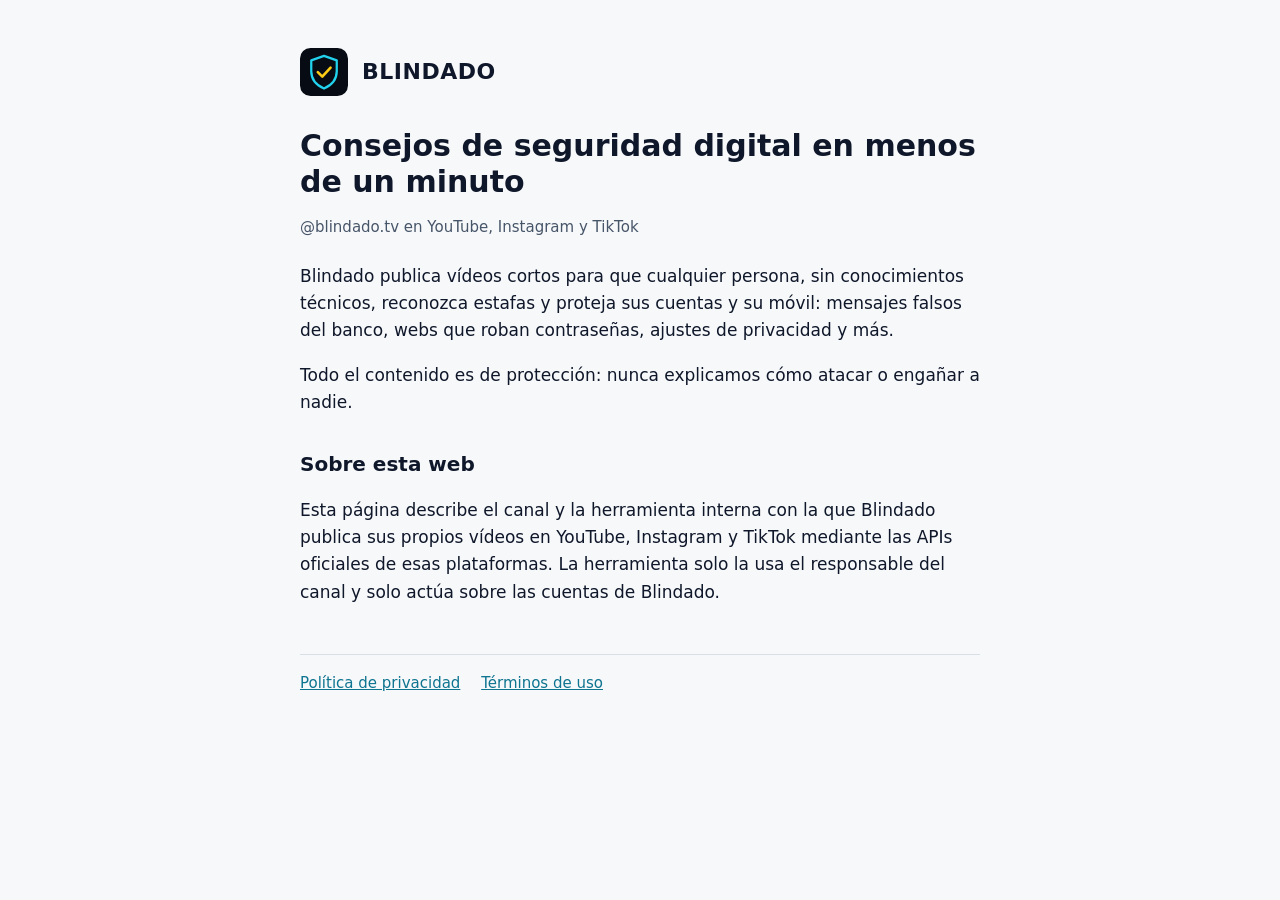
<file: index.html>
<!doctype html>
<html lang="es">
<head>
  <meta charset="utf-8">
  <meta name="viewport" content="width=device-width, initial-scale=1">
  <title>Blindado — consejos de seguridad digital</title>
  <meta name="description" content="Blindado: vídeos cortos con consejos de seguridad digital para cualquier persona.">
  <link rel="icon" href="logo.svg" type="image/svg+xml">
  <link rel="stylesheet" href="estilo.css">
</head>
<body>
<main>
  <header><img src="logo.svg" alt=""><a href="./">BLINDADO</a></header>
  <h1>Consejos de seguridad digital en menos de un minuto</h1>
  <p class="meta">@blindado.tv en YouTube, Instagram y TikTok</p>
  <p>Blindado publica vídeos cortos para que cualquier persona, sin conocimientos técnicos, reconozca estafas y proteja sus cuentas y su móvil: mensajes falsos del banco, webs que roban contraseñas, ajustes de privacidad y más.</p>
  <p>Todo el contenido es de protección: nunca explicamos cómo atacar o engañar a nadie.</p>

  <h2>Sobre esta web</h2>
  <p>Esta página describe el canal y la herramienta interna con la que Blindado publica sus propios vídeos en YouTube, Instagram y TikTok mediante las APIs oficiales de esas plataformas. La herramienta solo la usa el responsable del canal y solo actúa sobre las cuentas de Blindado.</p>

  <footer>
    <a href="privacidad.html">Política de privacidad</a>
    <a href="terminos.html">Términos de uso</a>
  </footer>
</main>
</body>
</html>
</file>
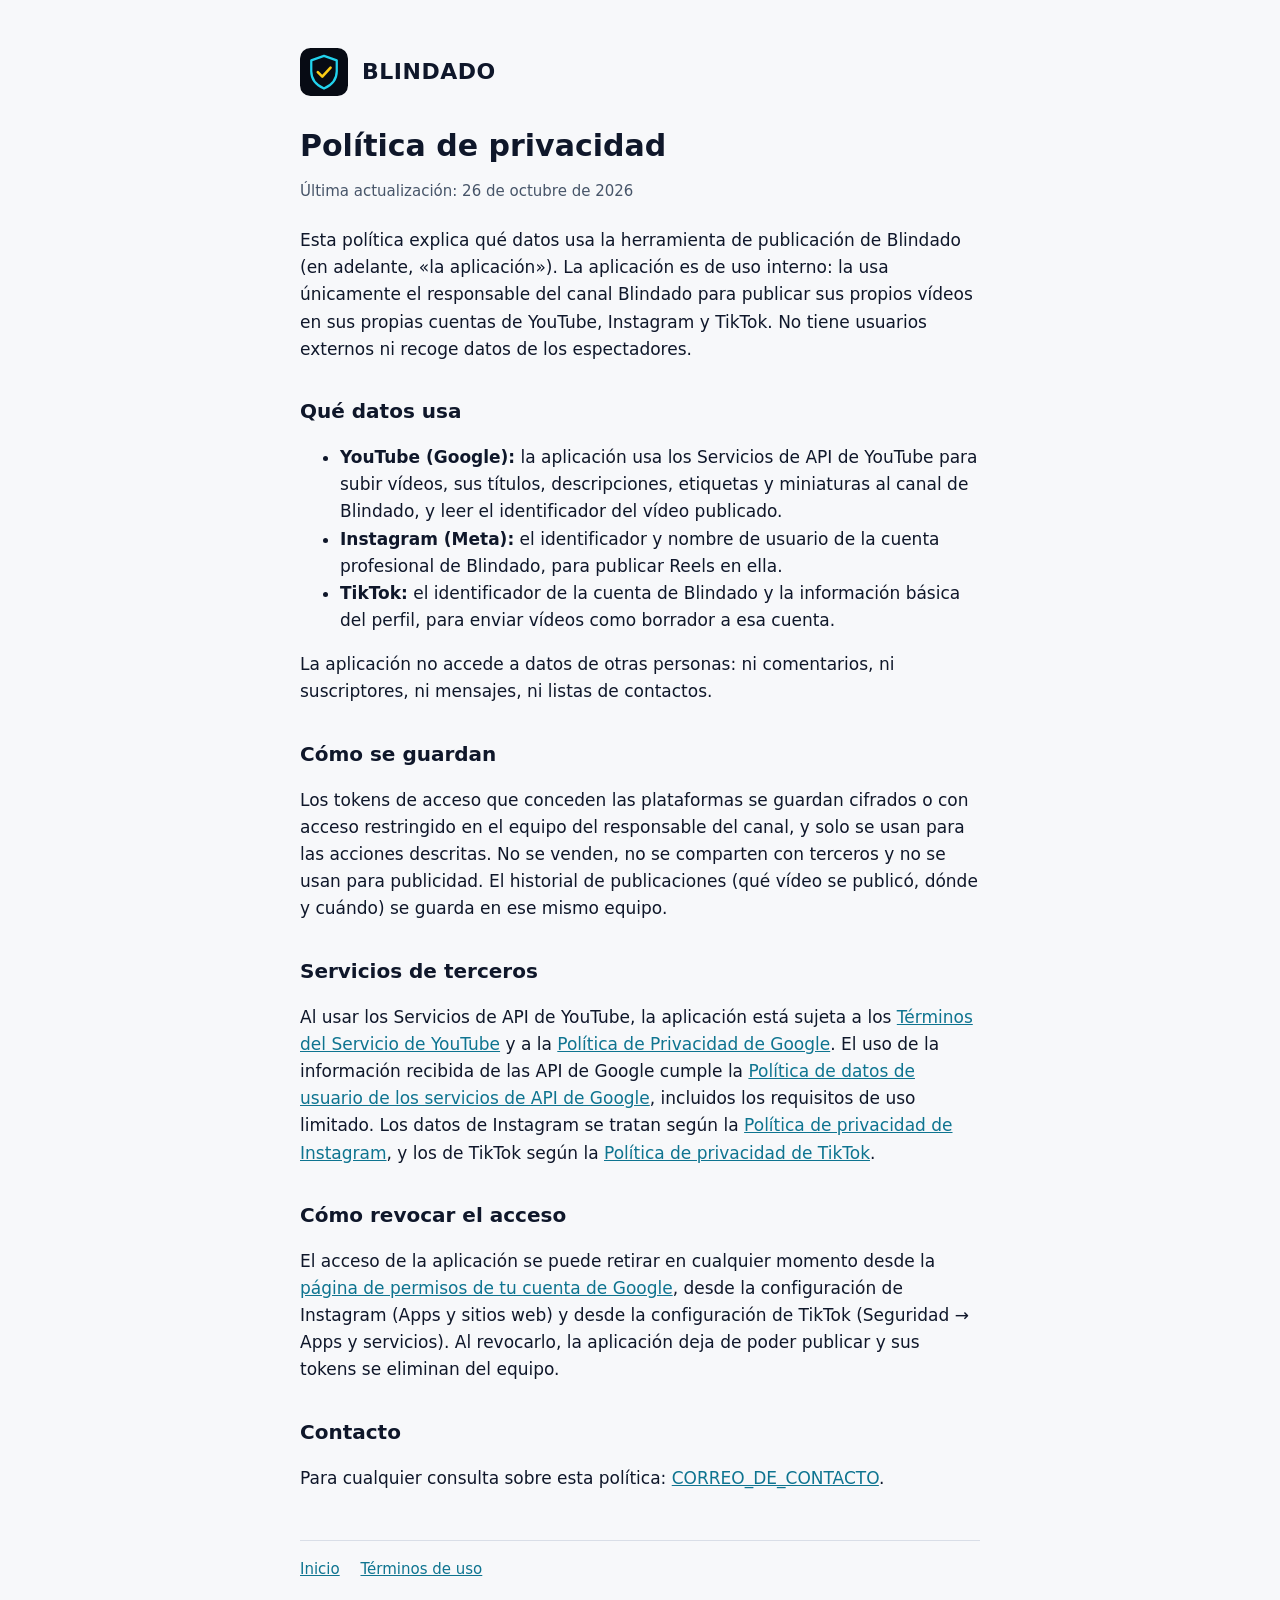
<file: privacidad.html>
<!doctype html>
<html lang="es">
<head>
  <meta charset="utf-8">
  <meta name="viewport" content="width=device-width, initial-scale=1">
  <title>Privacidad — Blindado</title>
  <link rel="icon" href="logo.svg" type="image/svg+xml">
  <link rel="stylesheet" href="estilo.css">
</head>
<body>
<main>
  <header><img src="logo.svg" alt=""><a href="./">BLINDADO</a></header>
  <h1>Política de privacidad</h1>
  <p class="meta">Última actualización: 26 de octubre de 2026</p>

  <p>Esta política explica qué datos usa la herramienta de publicación de Blindado (en adelante, «la aplicación»). La aplicación es de uso interno: la usa únicamente el responsable del canal Blindado para publicar sus propios vídeos en sus propias cuentas de YouTube, Instagram y TikTok. No tiene usuarios externos ni recoge datos de los espectadores.</p>

  <h2>Qué datos usa</h2>
  <ul>
    <li><strong>YouTube (Google):</strong> la aplicación usa los Servicios de API de YouTube para subir vídeos, sus títulos, descripciones, etiquetas y miniaturas al canal de Blindado, y leer el identificador del vídeo publicado.</li>
    <li><strong>Instagram (Meta):</strong> el identificador y nombre de usuario de la cuenta profesional de Blindado, para publicar Reels en ella.</li>
    <li><strong>TikTok:</strong> el identificador de la cuenta de Blindado y la información básica del perfil, para enviar vídeos como borrador a esa cuenta.</li>
  </ul>
  <p>La aplicación no accede a datos de otras personas: ni comentarios, ni suscriptores, ni mensajes, ni listas de contactos.</p>

  <h2>Cómo se guardan</h2>
  <p>Los tokens de acceso que conceden las plataformas se guardan cifrados o con acceso restringido en el equipo del responsable del canal, y solo se usan para las acciones descritas. No se venden, no se comparten con terceros y no se usan para publicidad. El historial de publicaciones (qué vídeo se publicó, dónde y cuándo) se guarda en ese mismo equipo.</p>

  <h2>Servicios de terceros</h2>
  <p>Al usar los Servicios de API de YouTube, la aplicación está sujeta a los <a href="https://www.youtube.com/t/terms">Términos del Servicio de YouTube</a> y a la <a href="https://policies.google.com/privacy">Política de Privacidad de Google</a>. El uso de la información recibida de las API de Google cumple la <a href="https://developers.google.com/terms/api-services-user-data-policy">Política de datos de usuario de los servicios de API de Google</a>, incluidos los requisitos de uso limitado. Los datos de Instagram se tratan según la <a href="https://privacycenter.instagram.com/policy">Política de privacidad de Instagram</a>, y los de TikTok según la <a href="https://www.tiktok.com/legal/privacy-policy">Política de privacidad de TikTok</a>.</p>

  <h2>Cómo revocar el acceso</h2>
  <p>El acceso de la aplicación se puede retirar en cualquier momento desde la <a href="https://myaccount.google.com/permissions">página de permisos de tu cuenta de Google</a>, desde la configuración de Instagram (Apps y sitios web) y desde la configuración de TikTok (Seguridad → Apps y servicios). Al revocarlo, la aplicación deja de poder publicar y sus tokens se eliminan del equipo.</p>

  <h2>Contacto</h2>
  <p>Para cualquier consulta sobre esta política: <a href="mailto:CORREO_DE_CONTACTO">CORREO_DE_CONTACTO</a>.</p>

  <footer>
    <a href="./">Inicio</a>
    <a href="terminos.html">Términos de uso</a>
  </footer>
</main>
</body>
</html>
</file>
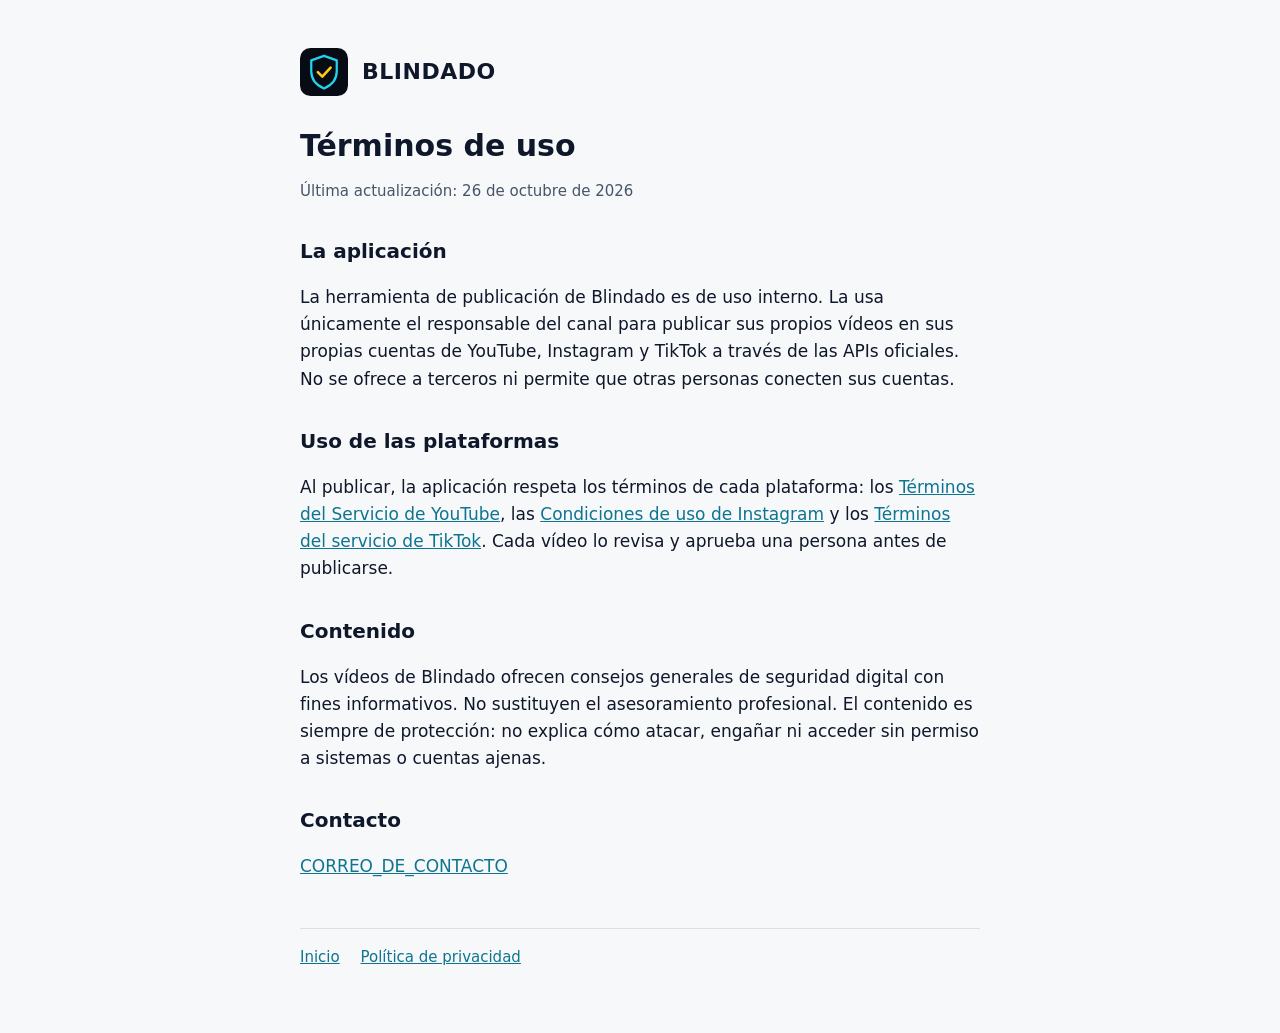
<file: terminos.html>
<!doctype html>
<html lang="es">
<head>
  <meta charset="utf-8">
  <meta name="viewport" content="width=device-width, initial-scale=1">
  <title>Términos de uso — Blindado</title>
  <link rel="icon" href="logo.svg" type="image/svg+xml">
  <link rel="stylesheet" href="estilo.css">
</head>
<body>
<main>
  <header><img src="logo.svg" alt=""><a href="./">BLINDADO</a></header>
  <h1>Términos de uso</h1>
  <p class="meta">Última actualización: 26 de octubre de 2026</p>

  <h2>La aplicación</h2>
  <p>La herramienta de publicación de Blindado es de uso interno. La usa únicamente el responsable del canal para publicar sus propios vídeos en sus propias cuentas de YouTube, Instagram y TikTok a través de las APIs oficiales. No se ofrece a terceros ni permite que otras personas conecten sus cuentas.</p>

  <h2>Uso de las plataformas</h2>
  <p>Al publicar, la aplicación respeta los términos de cada plataforma: los <a href="https://www.youtube.com/t/terms">Términos del Servicio de YouTube</a>, las <a href="https://help.instagram.com/581066165581870">Condiciones de uso de Instagram</a> y los <a href="https://www.tiktok.com/legal/terms-of-service">Términos del servicio de TikTok</a>. Cada vídeo lo revisa y aprueba una persona antes de publicarse.</p>

  <h2>Contenido</h2>
  <p>Los vídeos de Blindado ofrecen consejos generales de seguridad digital con fines informativos. No sustituyen el asesoramiento profesional. El contenido es siempre de protección: no explica cómo atacar, engañar ni acceder sin permiso a sistemas o cuentas ajenas.</p>

  <h2>Contacto</h2>
  <p><a href="mailto:CORREO_DE_CONTACTO">CORREO_DE_CONTACTO</a></p>

  <footer>
    <a href="./">Inicio</a>
    <a href="privacidad.html">Política de privacidad</a>
  </footer>
</main>
</body>
</html>
</file>
<file: estilo.css>
:root {
  color-scheme: light dark;
  --bg: #f7f8fa;
  --text: #0f172a;
  --muted: #475569;
  --line: #d9dee7;
  --accent: #0e7490;
}
@media (prefers-color-scheme: dark) {
  :root { --bg: #070b14; --text: #f1f5f9; --muted: #94a3b8; --line: #1e2b45; --accent: #22d3ee; }
}
* { box-sizing: border-box; }
body {
  margin: 0;
  background: var(--bg);
  color: var(--text);
  font: 17px/1.6 system-ui, -apple-system, "Segoe UI", Roboto, sans-serif;
}
main { max-width: 720px; margin: 0 auto; padding: 48px 20px 64px; }
header { display: flex; align-items: center; gap: 14px; margin-bottom: 32px; }
header img { width: 48px; height: 48px; }
header a { color: inherit; text-decoration: none; font-weight: 800; font-size: 22px; letter-spacing: 0.5px; }
h1 { font-size: 30px; line-height: 1.2; margin: 0 0 8px; }
h2 { font-size: 20px; margin: 32px 0 8px; }
p, li { color: var(--text); }
.meta { color: var(--muted); font-size: 15px; margin-bottom: 24px; }
a { color: var(--accent); }
footer { margin-top: 48px; padding-top: 16px; border-top: 1px solid var(--line); color: var(--muted); font-size: 15px; }
footer a { margin-right: 16px; }
</file>
